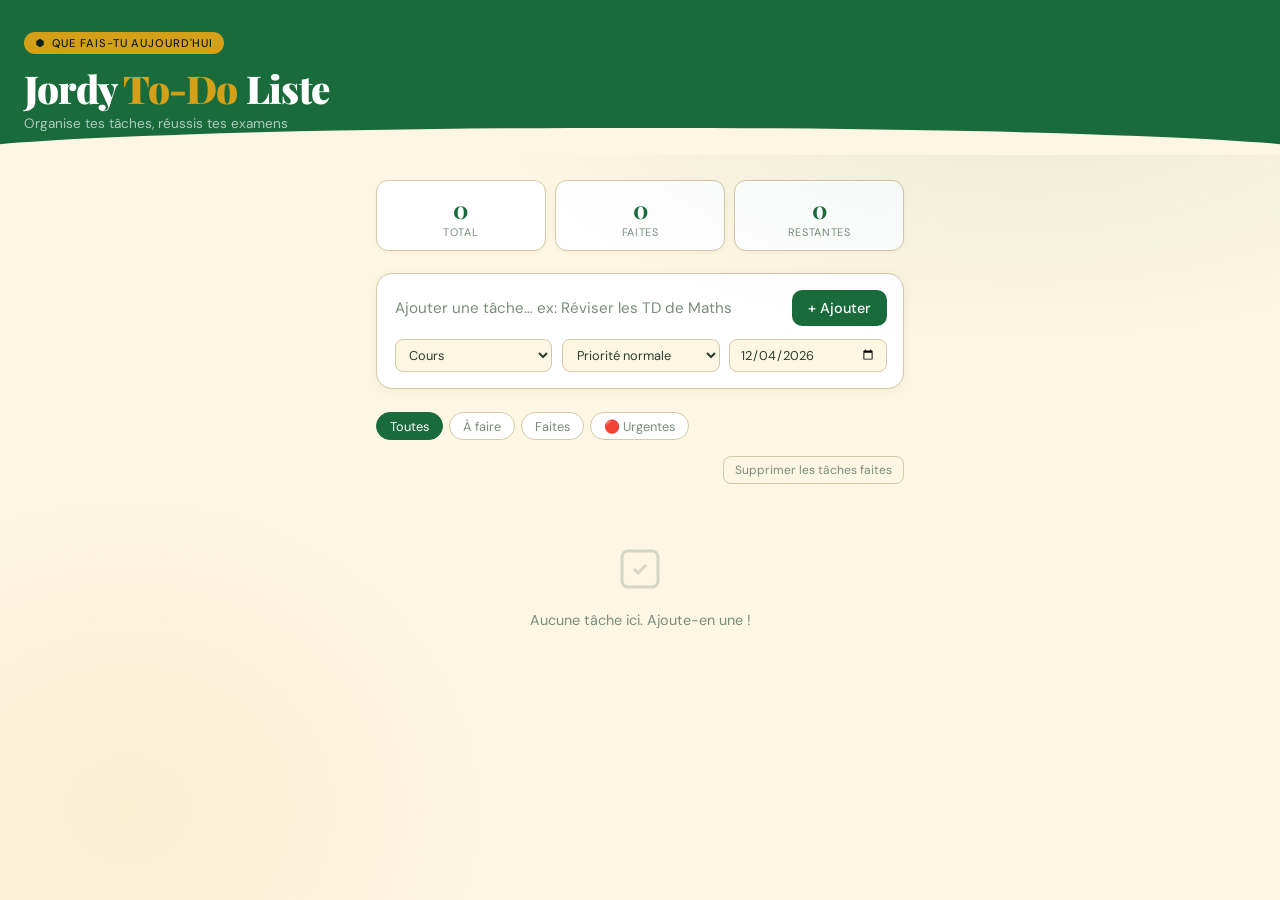
<file: index.html>
<!DOCTYPE html>
<html lang="fr">
<head>
  <meta charset="UTF-8" />
  <meta name="viewport" content="width=device-width, initial-scale=1.0"/>
  <title>Ma To-Do List — UY1</title>
  <link href="https://fonts.googleapis.com/css2?family=Playfair+Display:wght@700;900&family=DM+Sans:wght@300;400;500&display=swap" rel="stylesheet"/>
  <link rel="stylesheet" href="style.css">
</head>
<body>

<header>
  <div class="badge">
    <svg width="10" height="10" viewBox="0 0 24 24" fill="currentColor"><path d="M12 2L3 7v10l9 5 9-5V7z"/></svg>
    Que fais-tu aujourd'hui
  </div>
  <h1>Jordy <span>To-Do</span> Liste</h1>
  <p>Organise tes tâches, réussis tes examens </p>
</header>

<main>

  <!-- Stats -->
  <div class="stats">
    <div class="stat"><div class="stat-num" id="cnt-total">0</div><div class="stat-label">Total</div></div>
    <div class="stat"><div class="stat-num" id="cnt-done">0</div><div class="stat-label">Faites</div></div>
    <div class="stat"><div class="stat-num" id="cnt-left">0</div><div class="stat-label">Restantes</div></div>
  </div>

  <!-- Add task -->
  <div class="add-box">
    <div class="add-row">
      <input type="text" id="task-input" placeholder="Ajouter une tâche… ex: Réviser les TD de Maths" maxlength="120"/>
      <button class="btn-add" onclick="addTask()">+ Ajouter</button>
    </div>
    <div class="meta-row">
      <select id="cat-select">
        <option value="Cours"> Cours</option>
        <option value="TD/TP">TD / TP</option>
        <option value="Examen"> Examen</option>
        <option value="Projet">Projet</option>
        <option value="Personnel"> Personnel</option>
        <option value="Autre">Autre</option>
      </select>
      <select id="prio-select">
        <option value="normal">Priorité normale</option>
        <option value="urgent">🔴 Urgent</option>
        <option value="faible">🟡 Faible</option>
      </select>
      <input type="date" id="date-input"/>
    </div>
  </div>

  <!-- Filters -->
  <div class="filters">
    <button class="filter-btn active" onclick="setFilter('all', this)">Toutes</button>
    <button class="filter-btn" onclick="setFilter('todo', this)">À faire</button>
    <button class="filter-btn" onclick="setFilter('done', this)">Faites</button>
    <button class="filter-btn" onclick="setFilter('urgent', this)">🔴 Urgentes</button>
  </div>

  <!-- Clear -->
  <div class="clear-wrap">
    <button class="btn-clear" onclick="clearDone()">Supprimer les tâches faites</button>
  </div>

  <!-- Task list -->
  <div id="task-list"></div>

</main>

<script>
  let tasks = JSON.parse(localStorage.getItem('uy1-tasks') || '[]');
  let filter = 'all';

  function save() {
    localStorage.setItem('uy1-tasks', JSON.stringify(tasks));
  }

  function addTask() {
    const input = document.getElementById('task-input');
    const text = input.value.trim();
    if (!text) { input.focus(); return; }

    tasks.unshift({
      id: Date.now(),
      text,
      cat: document.getElementById('cat-select').value,
      prio: document.getElementById('prio-select').value,
      date: document.getElementById('date-input').value,
      done: false,
      createdAt: new Date().toISOString()
    });

    input.value = '';
    document.getElementById('prio-select').value = 'normal';
    document.getElementById('date-input').value = '';
    save();
    render();
    input.focus();
  }
  function editTask(id){  
    const task = tasks.find(t => t.id ===id);
    if(!task) return;
    const newText = prompt("Modifier la taches",task.text);
    if(newText === null) return;
    const cleanText = newText.trim();
    if (cleanText === "") return ;
    task.text = cleanText;
    save();
    render();
  }

  function toggleDone(id) {
    const t = tasks.find(t => t.id === id);
    if (t) { t.done = !t.done; save(); render(); }
  }

  function deleteTask(id) {
    tasks = tasks.filter(t => t.id !== id);
    save(); render();
  }

  function clearDone() {
    if (!tasks.some(t => t.done)) return;
    if (confirm('Supprimer toutes les tâches faites ?')) {
      tasks = tasks.filter(t => !t.done);
      save(); render();
    }
  }

  function setFilter(f, btn) {
    filter = f;
    document.querySelectorAll('.filter-btn').forEach(b => b.classList.remove('active'));
    btn.classList.add('active');
    render();
  }

  function isOverdue(dateStr) {
    if (!dateStr) return false;
    return new Date(dateStr) < new Date(new Date().toDateString());
  }

  function formatDate(dateStr) {
    if (!dateStr) return '';
    const d = new Date(dateStr);
    return d.toLocaleDateString('fr-FR', { day:'2-digit', month:'short' });
  }

  function render() {
    let visible = tasks;
    if (filter === 'todo') visible = tasks.filter(t => !t.done);
    if (filter === 'done') visible = tasks.filter(t => t.done);
    if (filter === 'urgent') visible = tasks.filter(t => t.prio === 'urgent');

    const list = document.getElementById('task-list');

    if (visible.length === 0) {
      list.innerHTML = `<div class="empty">
        <svg width="48" height="48" viewBox="0 0 24 24" fill="none" stroke="currentColor" stroke-width="1.5">
          <rect x="3" y="3" width="18" height="18" rx="3"/><path d="M9 12l2 2 4-4"/>
        </svg>
        <p>${filter === 'done' ? 'Aucune tâche terminée.' : 'Aucune tâche ici. Ajoute-en une !'}</p>
      </div>`;
    } else {
      list.innerHTML = visible.map(t => {
        const prioClass = { urgent:'pill-urgent', normal:'pill-normal', faible:'pill-faible' }[t.prio];
        const prioLabel = { urgent:'Urgent', normal:'Normal', faible:'Faible' }[t.prio];
        const over = isOverdue(t.date) && !t.done;
        return `
        <div class="task-item${t.done ? ' done' : ''}" id="task-${t.id}">
          <div class="check-wrap">
            <input type="checkbox" id="cb-${t.id}" ${t.done ? 'checked' : ''} onchange="toggleDone(${t.id})"/>
            <label for="cb-${t.id}">
              <svg width="13" height="13" viewBox="0 0 24 24" fill="none" stroke="#fff" stroke-width="3" stroke-linecap="round" stroke-linejoin="round">
                <polyline points="20 6 9 17 4 12"/>
              </svg>
            </label>
          </div>
          <div class="task-body">
            <div class="task-text">${escHtml(t.text)}</div>
            <div class="task-meta">
              <span class="cat-pill">${escHtml(t.cat)}</span>
              <span class="pill ${prioClass}">${prioLabel}</span>
              ${t.date ? `<span class="due-date${over?' overdue':''}">
                <svg width="11" height="11" viewBox="0 0 24 24" fill="none" stroke="currentColor" stroke-width="2"><rect x="3" y="4" width="18" height="18" rx="2"/><line x1="16" y1="2" x2="16" y2="6"/><line x1="8" y1="2" x2="8" y2="6"/><line x1="3" y1="10" x2="21" y2="10"/></svg>
                ${over ? '⚠ ' : ''}${formatDate(t.date)}
              </span>` : ''}
            </div>
          </div>
          <button class="btn-edit"onclick="editTask(${t.id})"title="Modifier">
            <svg width="16" height="16" viewBox"0 0 24 24" fill="none" stroke="currentColor" stroke-width="2" stroke-linecap="round">
              <polyline points="3 6 5 6 21 6"/> <path d="M12 20h9"/><path d="M16.5 3.5a2.1 2.1 0 0 1 3 3L7 19l-4 1 1-4 12.5-12.5z"/>
            </svg>
          </button>
          <button class="btn-del" onclick="deleteTask(${t.id})" title="Supprimer">
            <svg width="16" height="16" viewBox="0 0 24 24" fill="none" stroke="currentColor" stroke-width="2" stroke-linecap="round">
              <polyline points="3 6 5 6 21 6"/><path d="M19 6l-1 14H6L5 6"/><path d="M10 11v6"/><path d="M14 11v6"/><path d="M9 6V4h6v2"/>
            </svg>
          </button>
        </div>`;
      }).join('');
    }

    // Stats
    document.getElementById('cnt-total').textContent = tasks.length;
    document.getElementById('cnt-done').textContent  = tasks.filter(t => t.done).length;
    document.getElementById('cnt-left').textContent  = tasks.filter(t => !t.done).length;
  }

  function escHtml(s) {
    return s.replace(/&/g,'&amp;').replace(/</g,'&lt;').replace(/>/g,'&gt;').replace(/"/g,'&quot;');
  }

  // Enter key
  document.getElementById('task-input').addEventListener('keydown', e => {
    if (e.key === 'Enter') addTask();
  });

  // Set today as default date
  document.getElementById('date-input').value = new Date().toISOString().split('T')[0];

  
  render();
</script>
</body>
</html>
</file>
<file: style.css>
:root {
      --green:   #1a6b3c;
      --gold:    #d4a017;
      --cream:   #fdf6e3;
      --dark:    #0f1f14;
      --text:    #2c3e2d;
      --muted:   #7a8c7b;
      --card:    #ffffff;
      --border:  #d4c9a8;
      --red:     #c0392b;
    }

    *, *::before, *::after { box-sizing: border-box; margin: 0; padding: 0; }

    body {
      background: var(--cream);
      font-family: 'DM Sans', sans-serif;
      color: var(--text);
      min-height: 100vh;
      overflow-x: hidden;
    }

    /* --- Decorative background --- */
    body::before {
      content: '';
      position: fixed;
      inset: 0;
      background:
        radial-gradient(ellipse 60% 40% at 80% 10%, rgba(26,107,60,.08) 0%, transparent 70%),
        radial-gradient(ellipse 40% 50% at 10% 90%, rgba(212,160,23,.08) 0%, transparent 70%);
      pointer-events: none;
    }

    /* --- Header --- */
    header {
      background: var(--green);
      color: #fff;
      padding: 2rem 1.5rem 1.4rem;
      position: relative;
      overflow: hidden;
    }
    header::after {
      content: '';
      position: absolute;
      bottom: -1px;
      left: 0; right: 0;
      height: 28px;
      background: var(--cream);
      clip-path: ellipse(55% 100% at 50% 100%);
    }
    .badge {
      display: inline-flex;
      align-items: center;
      gap: .4rem;
      background: var(--gold);
      color: var(--dark);
      font-size: .7rem;
      font-weight: 500;
      letter-spacing: .08em;
      text-transform: uppercase;
      padding: .25rem .7rem;
      border-radius: 99px;
      margin-bottom: .8rem;
    }
    header h1 {
      font-family: 'Playfair Display', serif;
      font-size: clamp(1.6rem, 5vw, 2.4rem);
      font-weight: 900;
      line-height: 1.1;
      letter-spacing: -.02em;
    }
    header h1 span { color: var(--gold); }
    header p {
      font-size: .85rem;
      color: rgba(255,255,255,.65);
      margin-top: .4rem;
    }

    /* --- Main container --- */
    main {
      max-width: 560px;
      margin: 0 auto;
      padding: 1.6rem 1rem 4rem;
    }

    /* --- Stats bar --- */
    .stats {
      display: flex;
      gap: .6rem;
      margin-bottom: 1.4rem;
      flex-wrap: wrap;
    }
    .stat {
      flex: 1;
      min-width: 80px;
      background: var(--card);
      border: 1px solid var(--border);
      border-radius: 12px;
      padding: .7rem .8rem;
      text-align: center;
      box-shadow: 0 1px 4px rgba(0,0,0,.04);
    }
    .stat-num {
      font-family: 'Playfair Display', serif;
      font-size: 1.5rem;
      font-weight: 700;
      color: var(--green);
    }
    .stat-label {
      font-size: .68rem;
      color: var(--muted);
      text-transform: uppercase;
      letter-spacing: .06em;
    }

    /* --- Input area --- */
    .add-box {
      background: var(--card);
      border: 1.5px solid var(--border);
      border-radius: 16px;
      padding: 1rem 1rem 1rem 1.1rem;
      margin-bottom: 1.4rem;
      box-shadow: 0 2px 12px rgba(0,0,0,.05);
    }
    .add-row {
      display: flex;
      gap: .6rem;
      align-items: center;
    }
    .add-box input[type="text"] {
      flex: 1;
      border: none;
      outline: none;
      font-family: 'DM Sans', sans-serif;
      font-size: .95rem;
      color: var(--text);
      background: transparent;
    }
    .add-box input[type="text"]::placeholder { color: var(--muted); }
    .btn-add {
      background: var(--green);
      color: #fff;
      border: none;
      border-radius: 10px;
      padding: .55rem 1rem;
      font-family: 'DM Sans', sans-serif;
      font-size: .9rem;
      font-weight: 500;
      cursor: pointer;
      transition: background .2s, transform .1s;
      white-space: nowrap;
    }
    .btn-add:hover { background: #145530; }
    .btn-add:active { transform: scale(.97); }

    .btn-edit{
      flex-shrink: 0;
      background: none;
      border: none;
      cursor: pointer;
      color: var(--green);
      padding: .2rem;
      border-radius: 6px;
      transition: all  .15s;
    }
    .btn-edit:hover{
      background: rgba(26,107,60,.08);
      transform: scale(1.1);
    }

    .meta-row {
      display: flex;
      gap: .6rem;
      margin-top: .8rem;
      align-items: center;
    }
    .meta-row select, .meta-row input[type="date"] {
      flex: 1;
      border: 1px solid var(--border);
      border-radius: 8px;
      padding: .4rem .6rem;
      font-family: 'DM Sans', sans-serif;
      font-size: .8rem;
      color: var(--text);
      background: var(--cream);
      outline: none;
    }
    .meta-row select:focus, .meta-row input[type="date"]:focus {
      border-color: var(--green);
    }

    /* --- Filter tabs --- */
    .filters {
      display: flex;
      gap: .4rem;
      margin-bottom: 1rem;
      flex-wrap: wrap;
    }
    .filter-btn {
      border: 1.5px solid var(--border);
      background: var(--card);
      color: var(--muted);
      border-radius: 99px;
      padding: .3rem .8rem;
      font-family: 'DM Sans', sans-serif;
      font-size: .8rem;
      cursor: pointer;
      transition: all .2s;
    }
    .filter-btn.active {
      background: var(--green);
      border-color: var(--green);
      color: #fff;
    }
    .filter-btn:hover:not(.active) { border-color: var(--green); color: var(--green); }

    /* --- Task list --- */
    #task-list { display: flex; flex-direction: column; gap: .6rem; }

    .task-item {
      background: var(--card);
      border: 1.5px solid var(--border);
      border-radius: 14px;
      padding: .85rem 1rem;
      display: flex;
      align-items: flex-start;
      gap: .75rem;
      box-shadow: 0 1px 6px rgba(0,0,0,.04);
      animation: slideIn .25s ease;
      transition: opacity .2s, transform .2s;
    }
    .task-item:hover { box-shadow: 0 3px 14px rgba(0,0,0,.09); }
    .task-item.done { opacity: .55; }
    .task-item.done .task-text { text-decoration: line-through; color: var(--muted); }

    @keyframes slideIn {
      from { opacity: 0; transform: translateY(10px); }
      to   { opacity: 1; transform: translateY(0); }
    }

    /* Custom checkbox */
    .check-wrap { flex-shrink: 0; margin-top: 2px; }
    .check-wrap input { display: none; }
    .check-wrap label {
      width: 22px; height: 22px;
      border: 2px solid var(--border);
      border-radius: 6px;
      display: flex; align-items: center; justify-content: center;
      cursor: pointer;
      transition: all .18s;
    }
    .check-wrap input:checked + label {
      background: var(--green);
      border-color: var(--green);
    }
    .check-wrap label svg { display: none; }
    .check-wrap input:checked + label svg { display: block; }

    .task-body { flex: 1; min-width: 0; }
    .task-text {
      font-size: .92rem;
      font-weight: 400;
      line-height: 1.4;
      word-break: break-word;
    }
    .task-meta {
      display: flex;
      gap: .5rem;
      margin-top: .35rem;
      flex-wrap: wrap;
      align-items: center;
    }
    .pill {
      font-size: .68rem;
      padding: .15rem .55rem;
      border-radius: 99px;
      font-weight: 500;
      letter-spacing: .04em;
      text-transform: uppercase;
    }
    .pill-urgent   { background: #fdecea; color: #c0392b; }
    .pill-normal   { background: #eaf4ee; color: var(--green); }
    .pill-faible   { background: #fef9ec; color: #9a7000; }
    .cat-pill {
      font-size: .68rem;
      padding: .15rem .55rem;
      border-radius: 99px;
      background: rgba(26,107,60,.08);
      color: var(--green);
      font-weight: 500;
    }
    .due-date {
      font-size: .72rem;
      color: var(--muted);
      display: flex;
      align-items: center;
      gap: .2rem;
    }
    .due-date.overdue { color: var(--red); font-weight: 500; }

    .btn-del {
      flex-shrink: 0;
      background: none;
      border: none;
      cursor: pointer;
      color: var(--muted);
      padding: .2rem;
      border-radius: 6px;
      transition: color .15s, background .15s;
      line-height: 1;
    }
    .btn-del:hover { color: var(--red); background: #fdecea; }

    /* --- Empty state --- */
    .empty {
      text-align: center;
      padding: 3rem 1rem;
      color: var(--muted);
    }
    .empty svg { opacity: .3; margin-bottom: .8rem; }
    .empty p { font-size: .9rem; }

    /* --- Clear all --- */
    .clear-wrap {
      text-align: right;
      margin-bottom: .8rem;
    }
    .btn-clear {
      background: none;
      border: 1px solid var(--border);
      color: var(--muted);
      font-size: .75rem;
      font-family: 'DM Sans', sans-serif;
      padding: .3rem .7rem;
      border-radius: 8px;
      cursor: pointer;
      transition: all .15s;
    }
    .btn-clear:hover { border-color: var(--red); color: var(--red); }
    @media (max-width:600px){
      main{
        padding: 1rem  .7rem  3rem;
      }
      .stats{
        flex-direction: column;
      }
      .btn-add{
        width: 100%;
      }
      .meta-row{
      flex-direction: column;
      }
      .meta-row select,
      .meta-row input{
        width: 100%;
      }
      .filter{
       justify-content: center;
      }
      .task-item{
        flex-direction: column;
        align-items: flex-start;
      }
      .btn-del,
      .btn-edit{
        align-items: flex-end;
      }
    }
</file>
